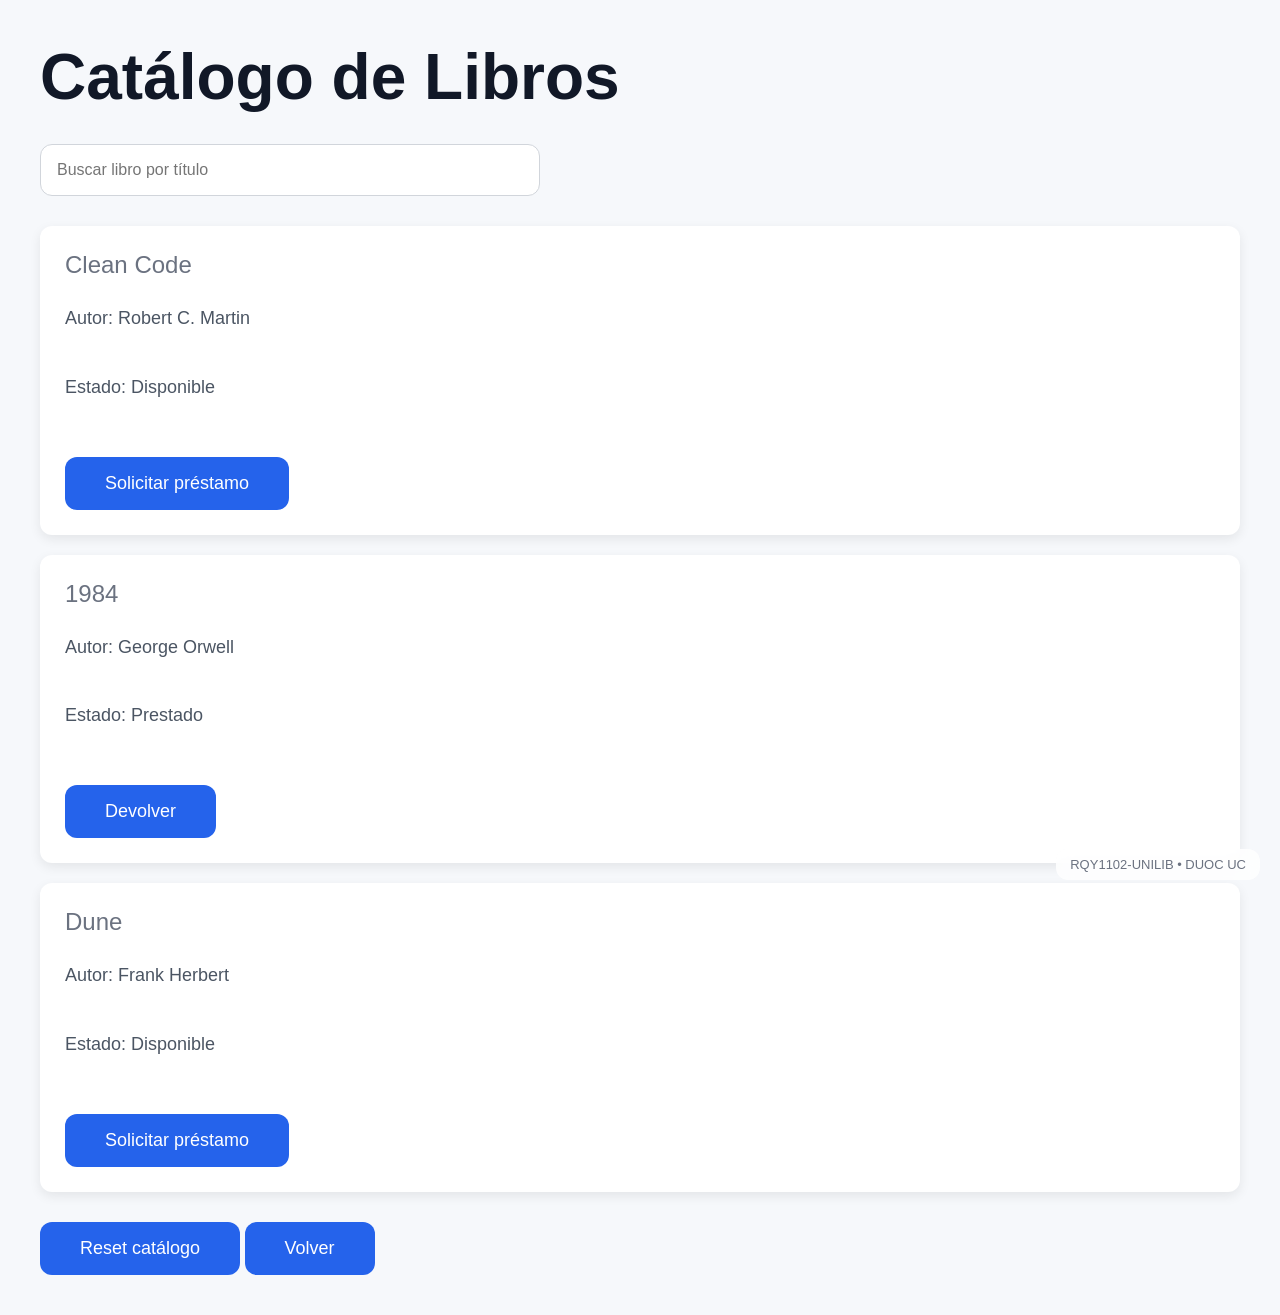
<file: docs/catalogo.html>
<!DOCTYPE html>
<html lang="es">

<head>
    <meta charset="UTF-8">
    <meta name="viewport" content="width=device-width, initial-scale=1.0">
    <title>Catálogo - UNILIB</title>
    <link rel="stylesheet" href="css/styles.css">
</head>

<body>
    <div class="catalog-page">
        <h1>Catálogo de Libros</h1>

        <input id="search-input" type="text" placeholder="Buscar libro por título">

        <div id="books-container"></div>

        <button id="reset-books">Reset catálogo</button>
        <button id="back-dashboard">Volver</button>
    </div>

    <footer class="project-footer">
        RQY1102-UNILIB • DUOC UC
    </footer>

    <script src="js/app.js"></script>
</body>

</html>
</file>
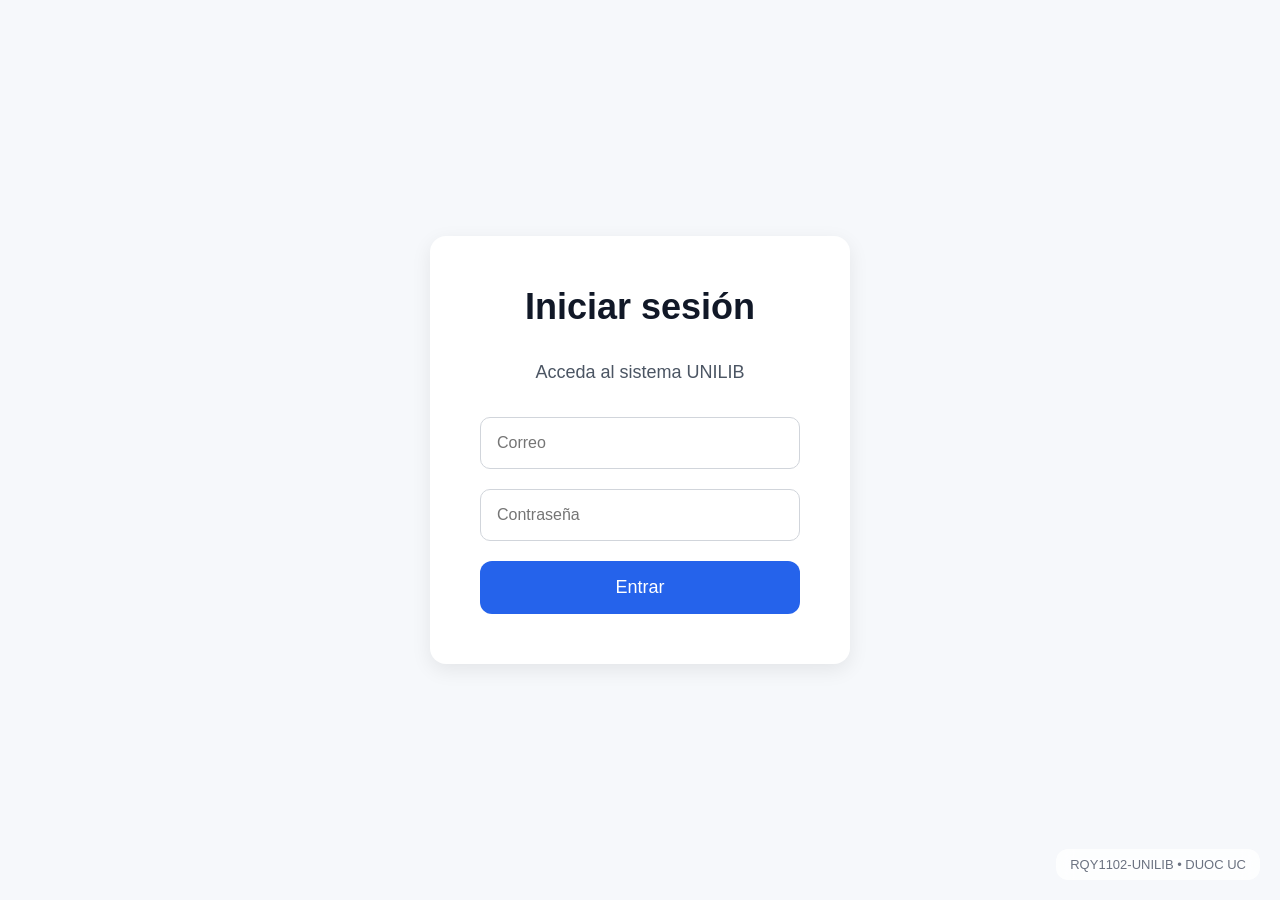
<file: docs/login.html>
<!DOCTYPE html>
<html lang="es">

<head>
    <meta charset="UTF-8">
    <meta name="viewport" content="width=device-width, initial-scale=1.0">
    <title>Login - UNILIB</title>
    <link rel="stylesheet" href="css/styles.css">
</head>

<body>
    <div class="overlay">
        <div class="login-box">

            <h1>Iniciar sesión</h1>
            <p>Acceda al sistema UNILIB</p>

            <input id="email" type="email" placeholder="Correo">
            <input id="password" type="password" placeholder="Contraseña">

            <button id="enter-button">Entrar</button>

        </div>
    </div>

    <footer class="project-footer">
        RQY1102-UNILIB • DUOC UC
    </footer>

    <script src="js/app.js"></script>
</body>

</html>
</file>
<file: docs/css/styles.css>
* {
    margin: 0;
    padding: 0;
    box-sizing: border-box;
}

body {
    font-family: Arial, sans-serif;
    height: 100vh;
    background-color: #f6f8fb;
}

.overlay {
    width: 100%;
    height: 100%;
    display: flex;
    justify-content: center;
    align-items: center;
}

.hero-box {
    width: 900px;
    text-align: center;
    padding: 50px;
}

.icon {
    font-size: 64px;
    margin-bottom: 20px;
}

h1 {
    font-size: 64px;
    color: #111827;
    margin-bottom: 10px;
}

h2 {
    font-size: 24px;
    font-weight: 400;
    color: #6b7280;
    margin-bottom: 25px;
}

p {
    font-size: 18px;
    color: #4b5563;
    line-height: 1.6;
    margin-bottom: 40px;
}

.modules {
    display: flex;
    justify-content: center;
    gap: 20px;
    margin-bottom: 45px;
    flex-wrap: wrap;
}

.card {
    width: 160px;
    height: 140px;
    background: white;
    border-radius: 14px;

    display: flex;
    flex-direction: column;
    justify-content: center;
    align-items: center;
    gap: 14px;

    color: #374151;
    box-shadow: 0 4px 12px rgba(0, 0, 0, 0.08);

    transition: 0.2s;
}

.card svg {
    width: 32px;
    height: 32px;
}

.card:hover {
    transform: translateY(-4px);
}

button {
    padding: 16px 40px;
    font-size: 18px;
    border: none;
    border-radius: 12px;
    background: #2563eb;
    color: white;
    cursor: pointer;
}

button:hover {
    transform: scale(1.03);
}


.login-box {
    width: 420px;
    padding: 50px;
    background: white;
    border-radius: 16px;
    box-shadow: 0 6px 20px rgba(0, 0, 0, 0.08);

    display: flex;
    flex-direction: column;
    gap: 20px;
}

.login-box h1 {
    font-size: 36px;
    text-align: center;
}

.login-box p {
    text-align: center;
    margin-bottom: 10px;
}

input {
    padding: 16px;
    font-size: 16px;
    border: 1px solid #d1d5db;
    border-radius: 10px;
}

.dashboard {
    padding: 40px;
    min-height: 100vh;
    background: #f6f8fb;
}

.topbar {
    display: flex;
    justify-content: space-between;
    align-items: center;
    margin-bottom: 50px;
}

.topbar h1 {
    font-size: 36px;
}

.stats {
    display: flex;
    gap: 25px;
    margin-bottom: 40px;
    flex-wrap: wrap;
}

.stat-card {
    background: white;
    width: 250px;
    padding: 30px;
    border-radius: 16px;
    box-shadow: 0 6px 16px rgba(0,0,0,0.08);

    display: flex;
    flex-direction: column;
    gap: 16px;
}

.stat-card svg {
    width: 32px;
    height: 32px;
}

.actions {
    margin-top: 20px;
}

.catalog-page {
    padding: 40px;
    background: #f6f8fb;
    min-height: 100vh;
}

.catalog-page h1 {
    margin-bottom: 30px;
}

#books-container {
    display: flex;
    flex-direction: column;
    gap: 20px;
    margin-bottom: 30px;
}

.book-card {
    background: white;
    padding: 25px;
    border-radius: 12px;
    box-shadow: 0 4px 12px rgba(0,0,0,0.08);
}

.book-card button {
    margin-top: 15px;
}

#search-input {
    width: 100%;
    max-width: 500px;
    padding: 16px;
    margin-bottom: 30px;

    border: 1px solid #d1d5db;
    border-radius: 12px;
    font-size: 16px;
}

.project-footer {
    position: fixed;
    bottom: 20px;
    right: 20px;

    padding: 8px 14px;
    border-radius: 12px;

    background: rgba(255, 255, 255, 0.8);
    backdrop-filter: blur(8px);

    font-size: 13px;
    color: #6b7280;
}
</file>
